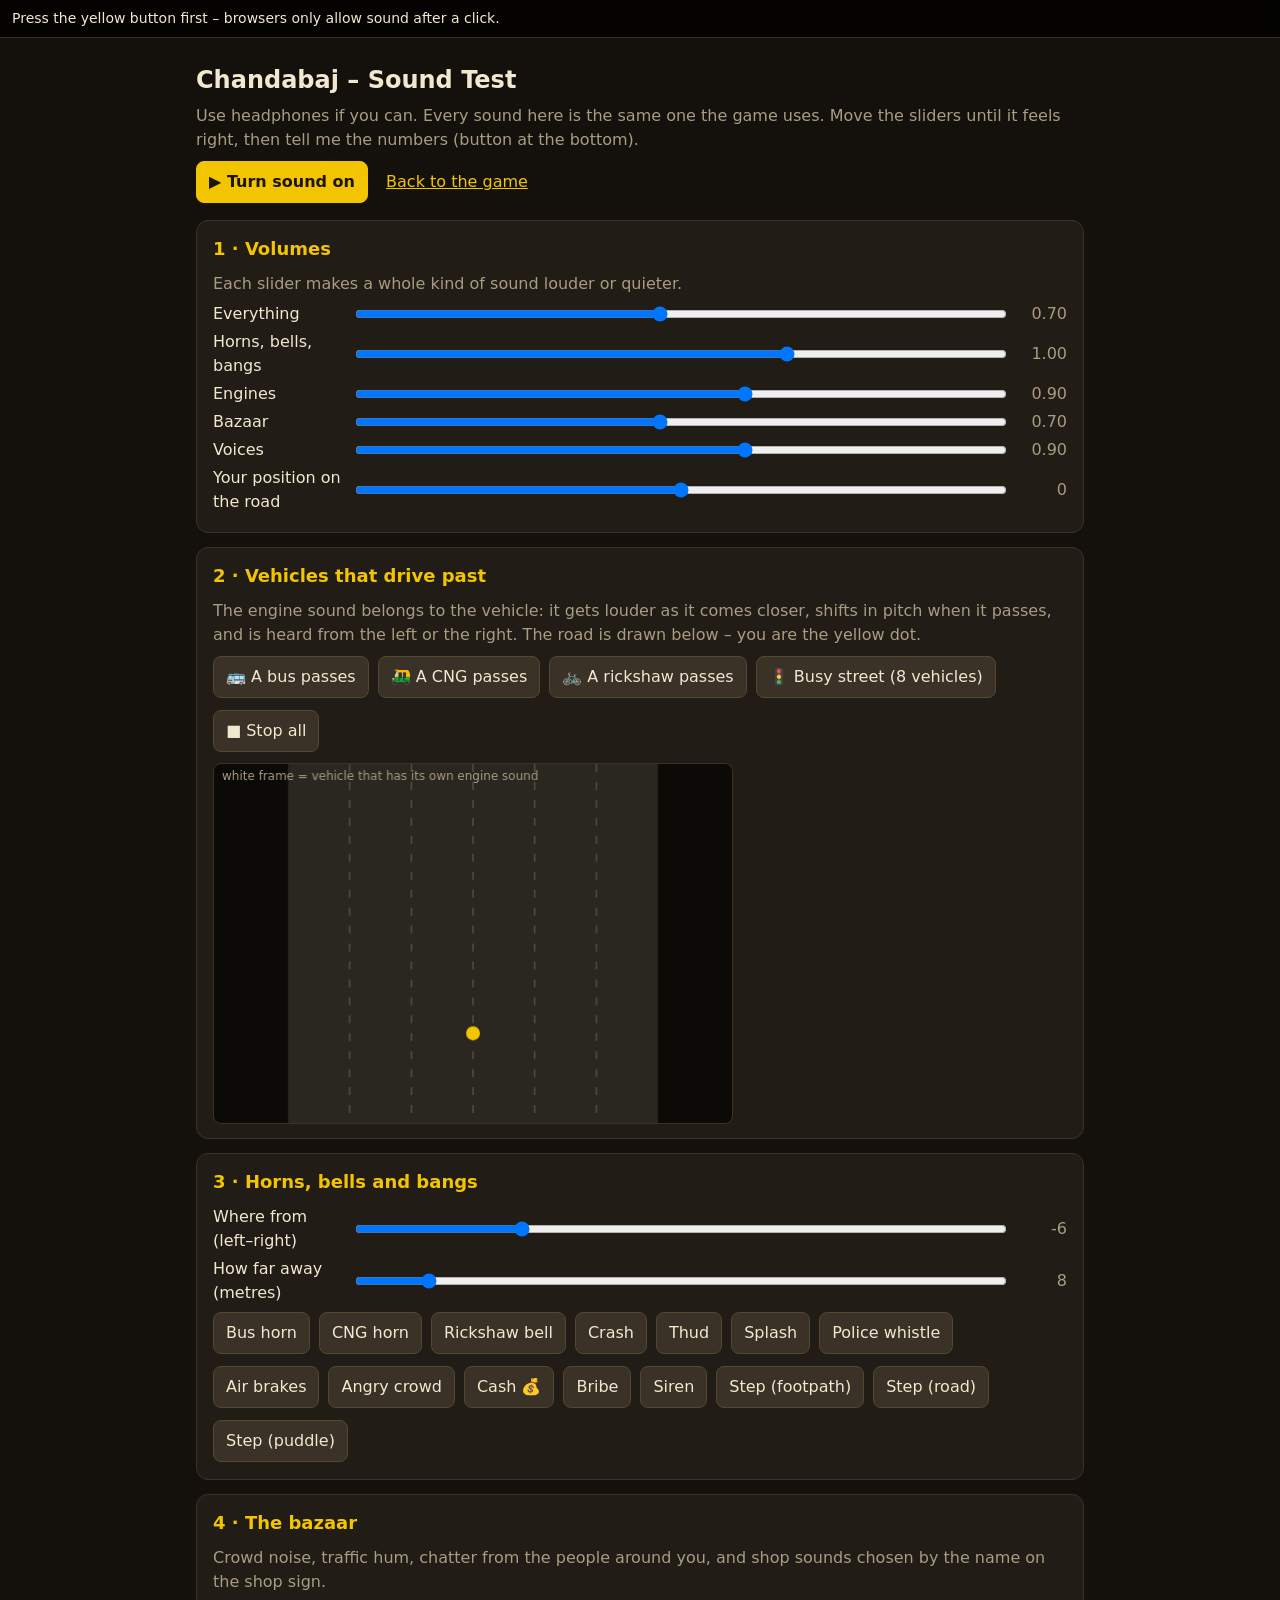
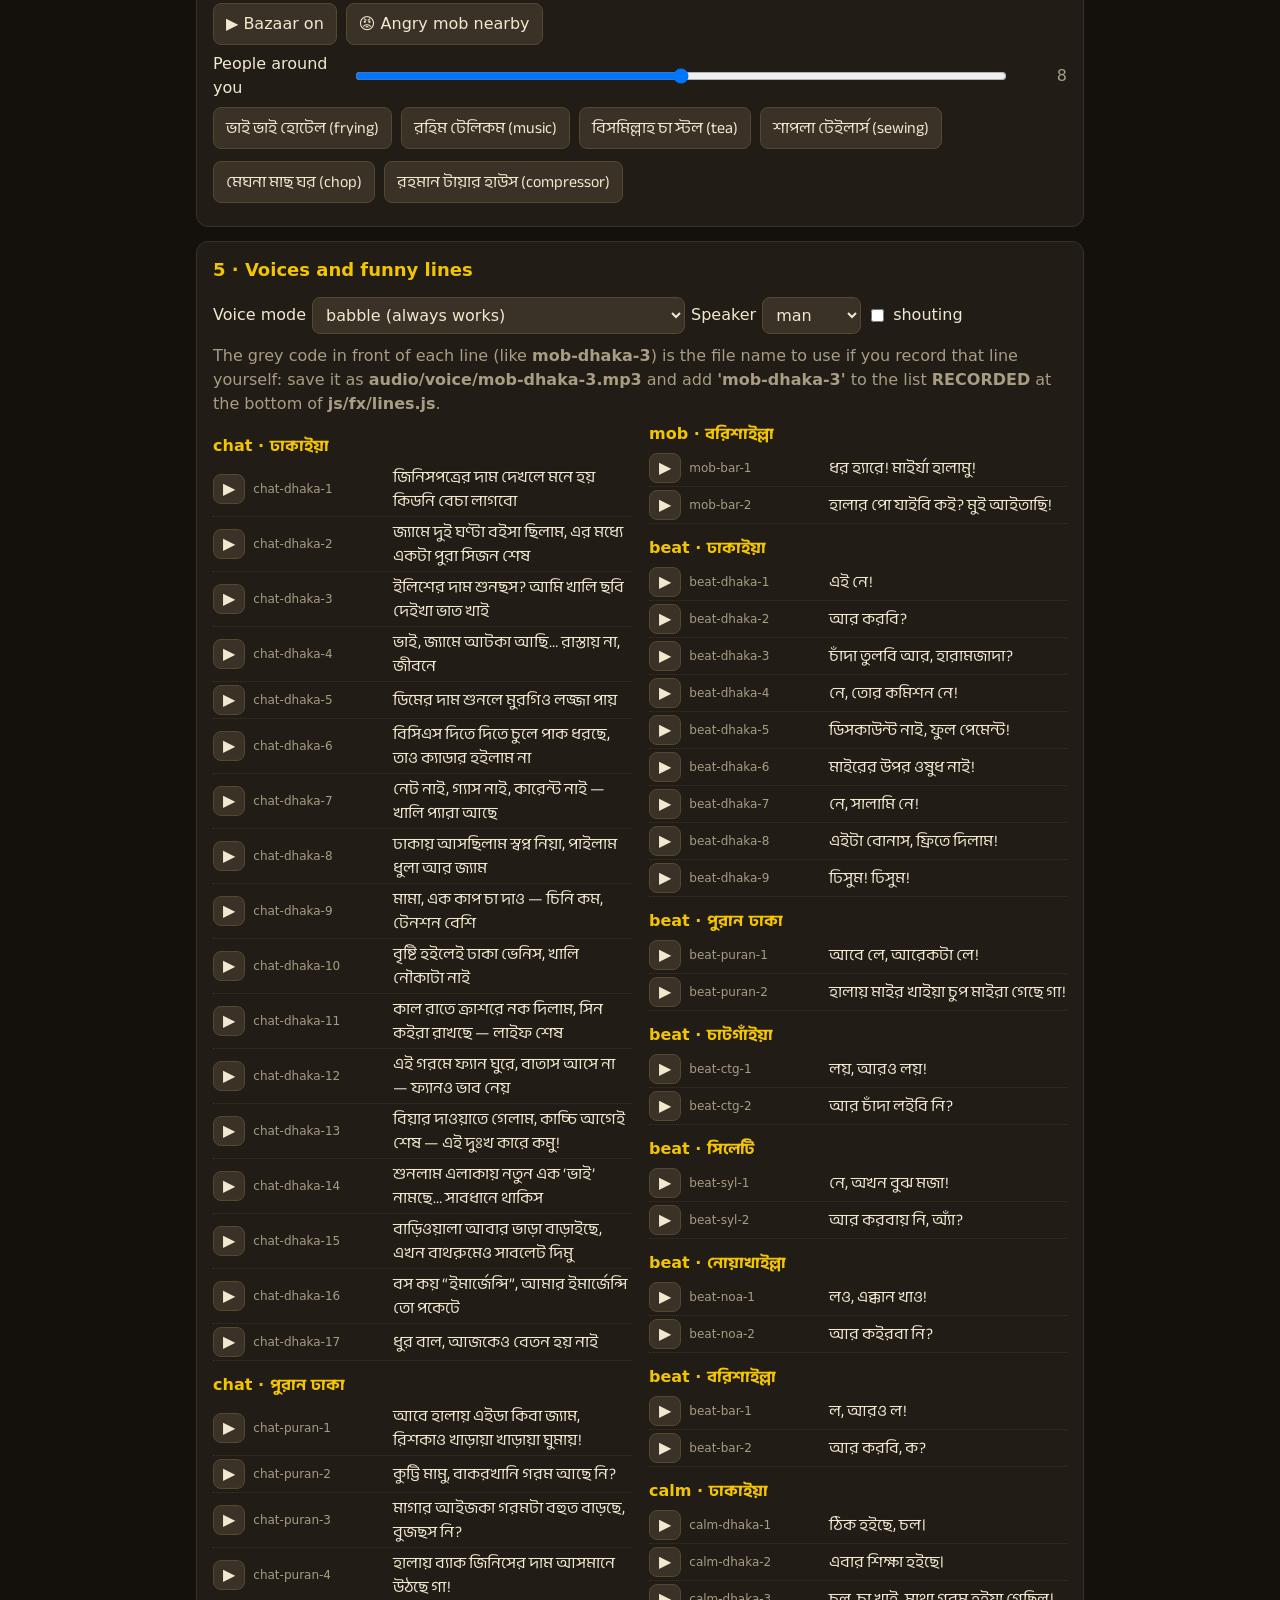
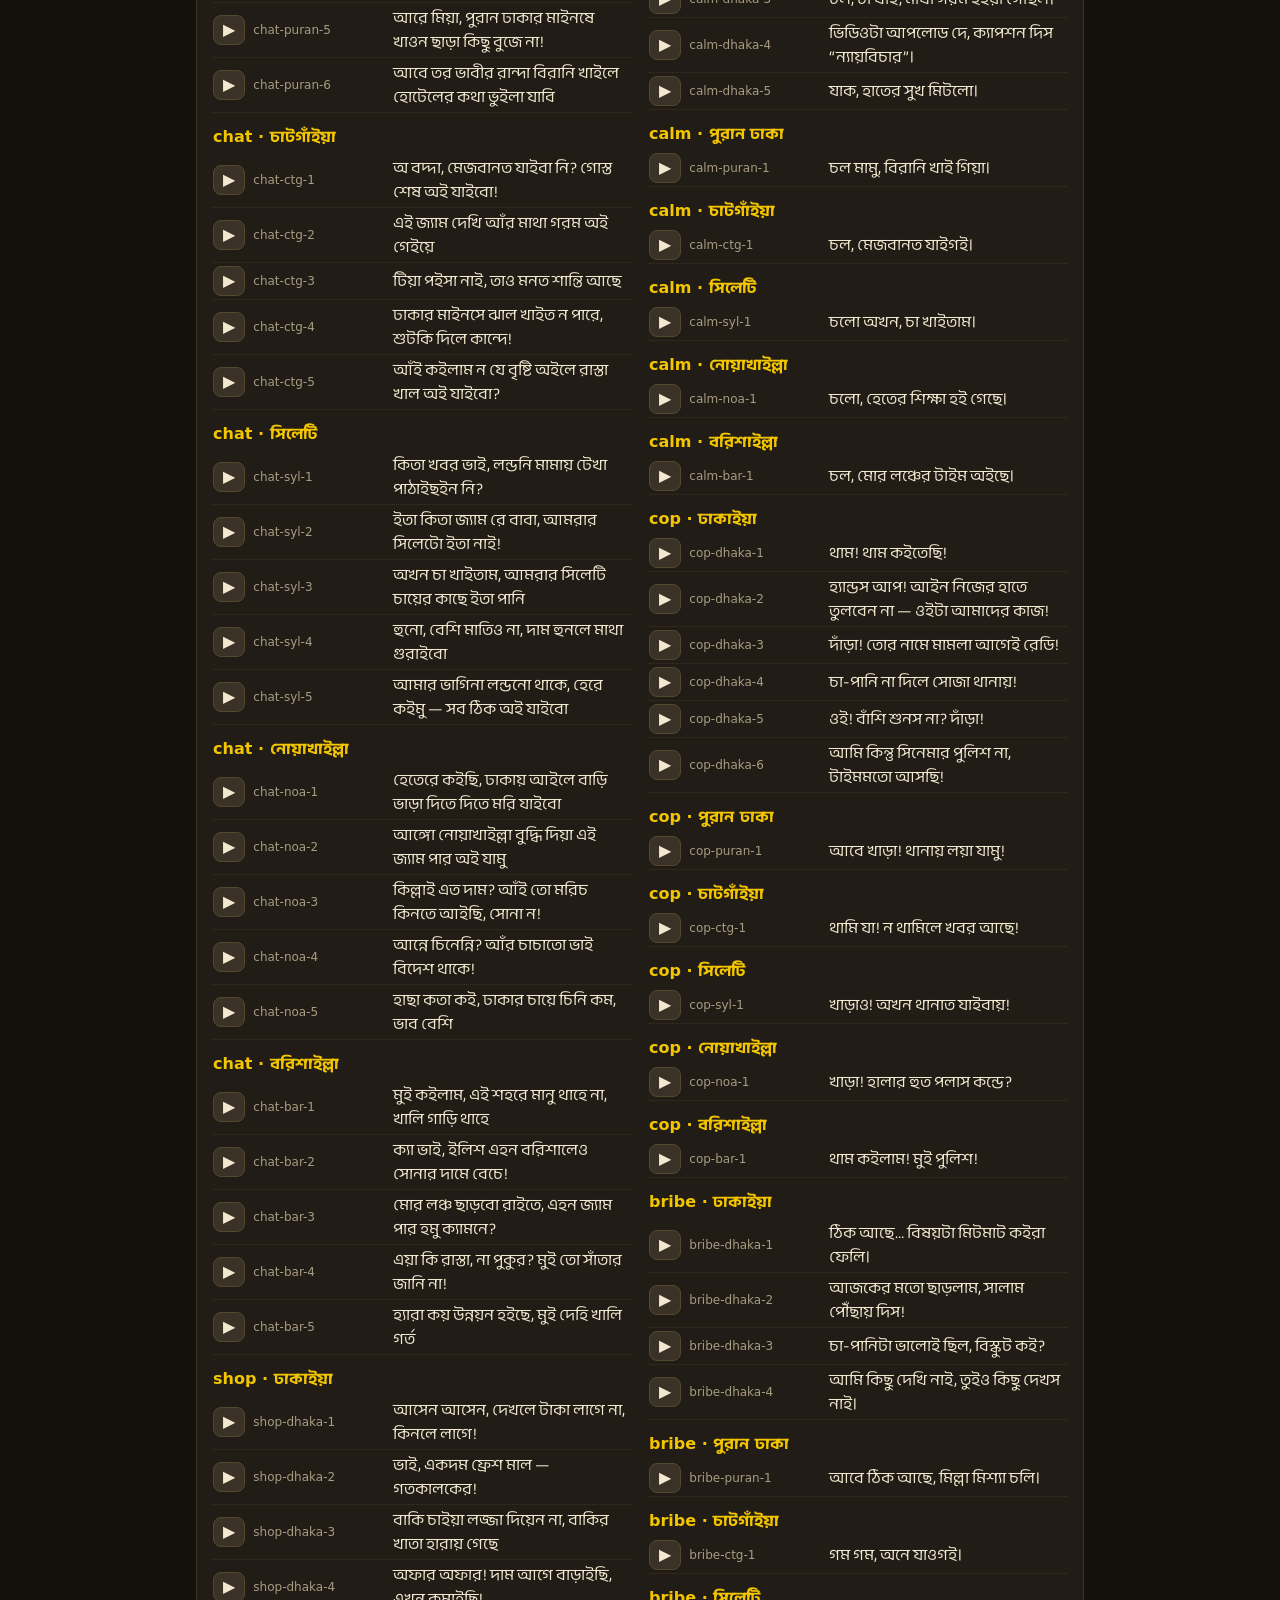
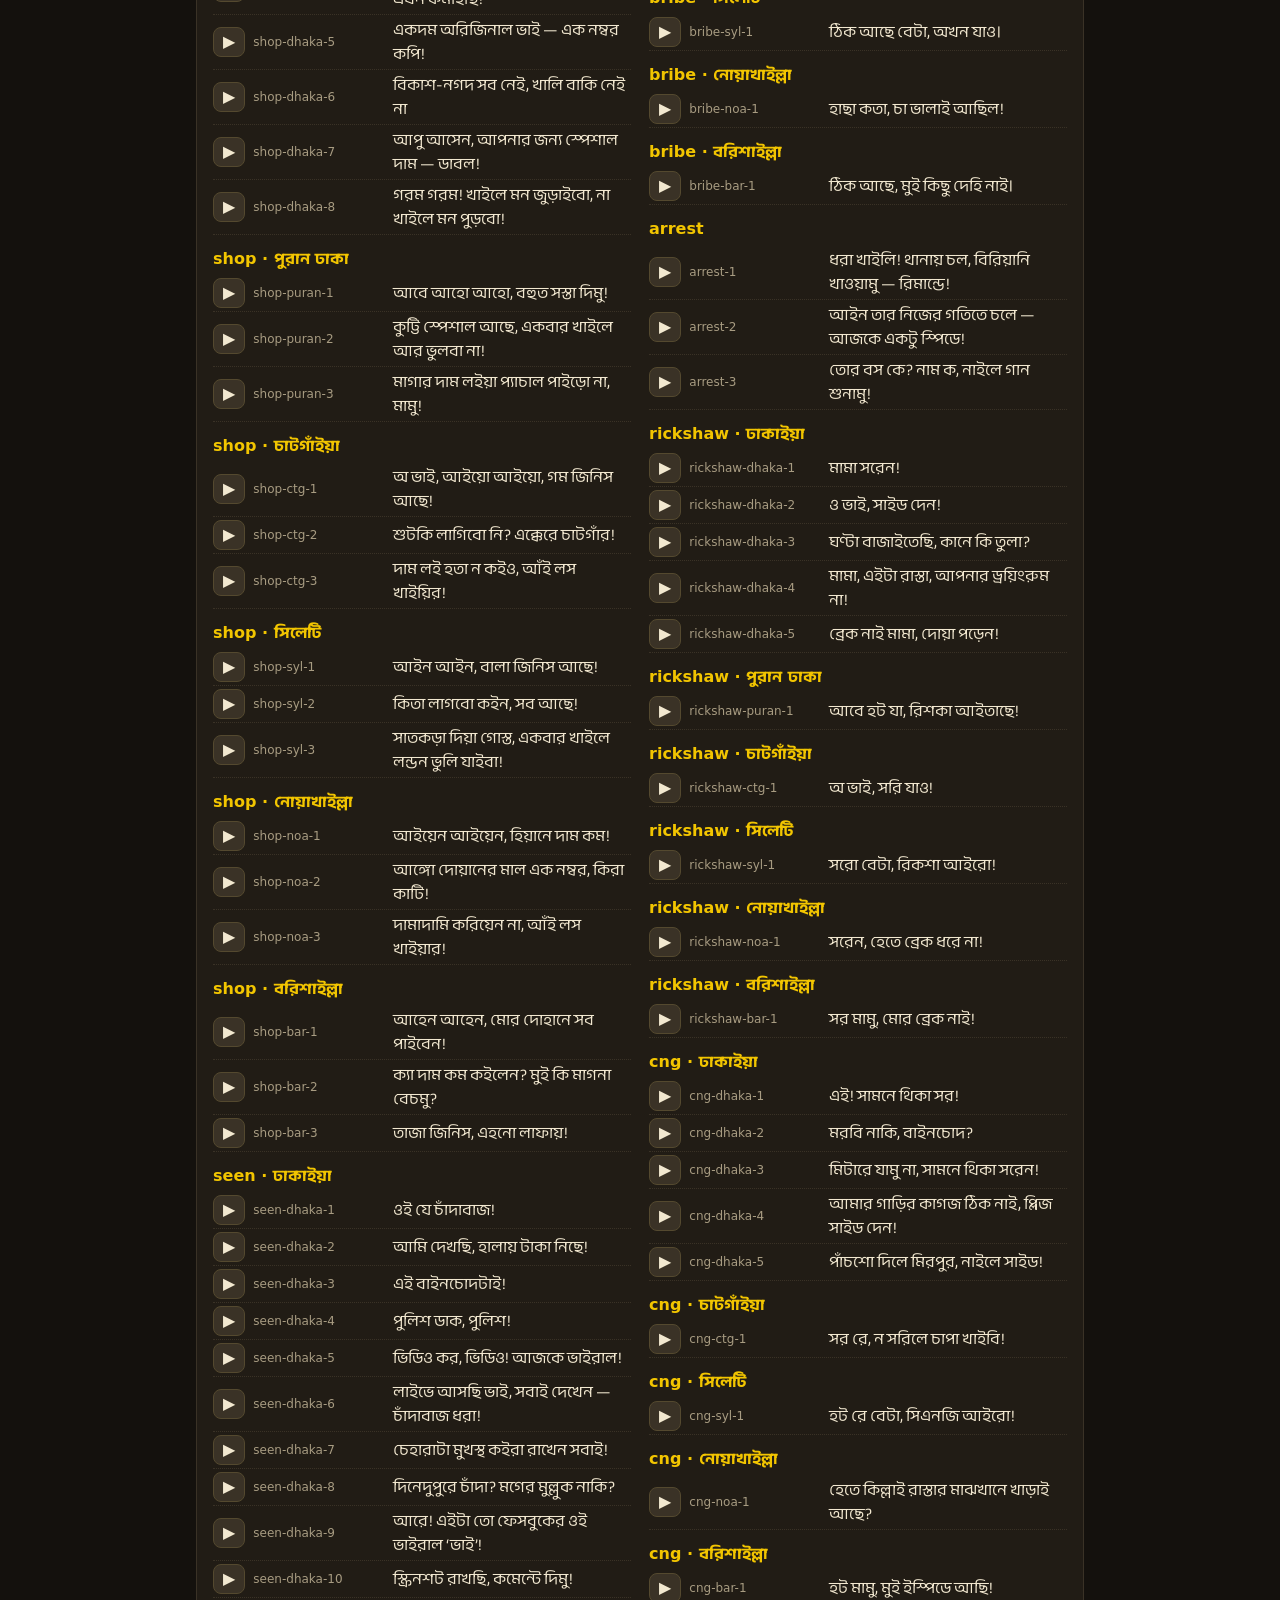
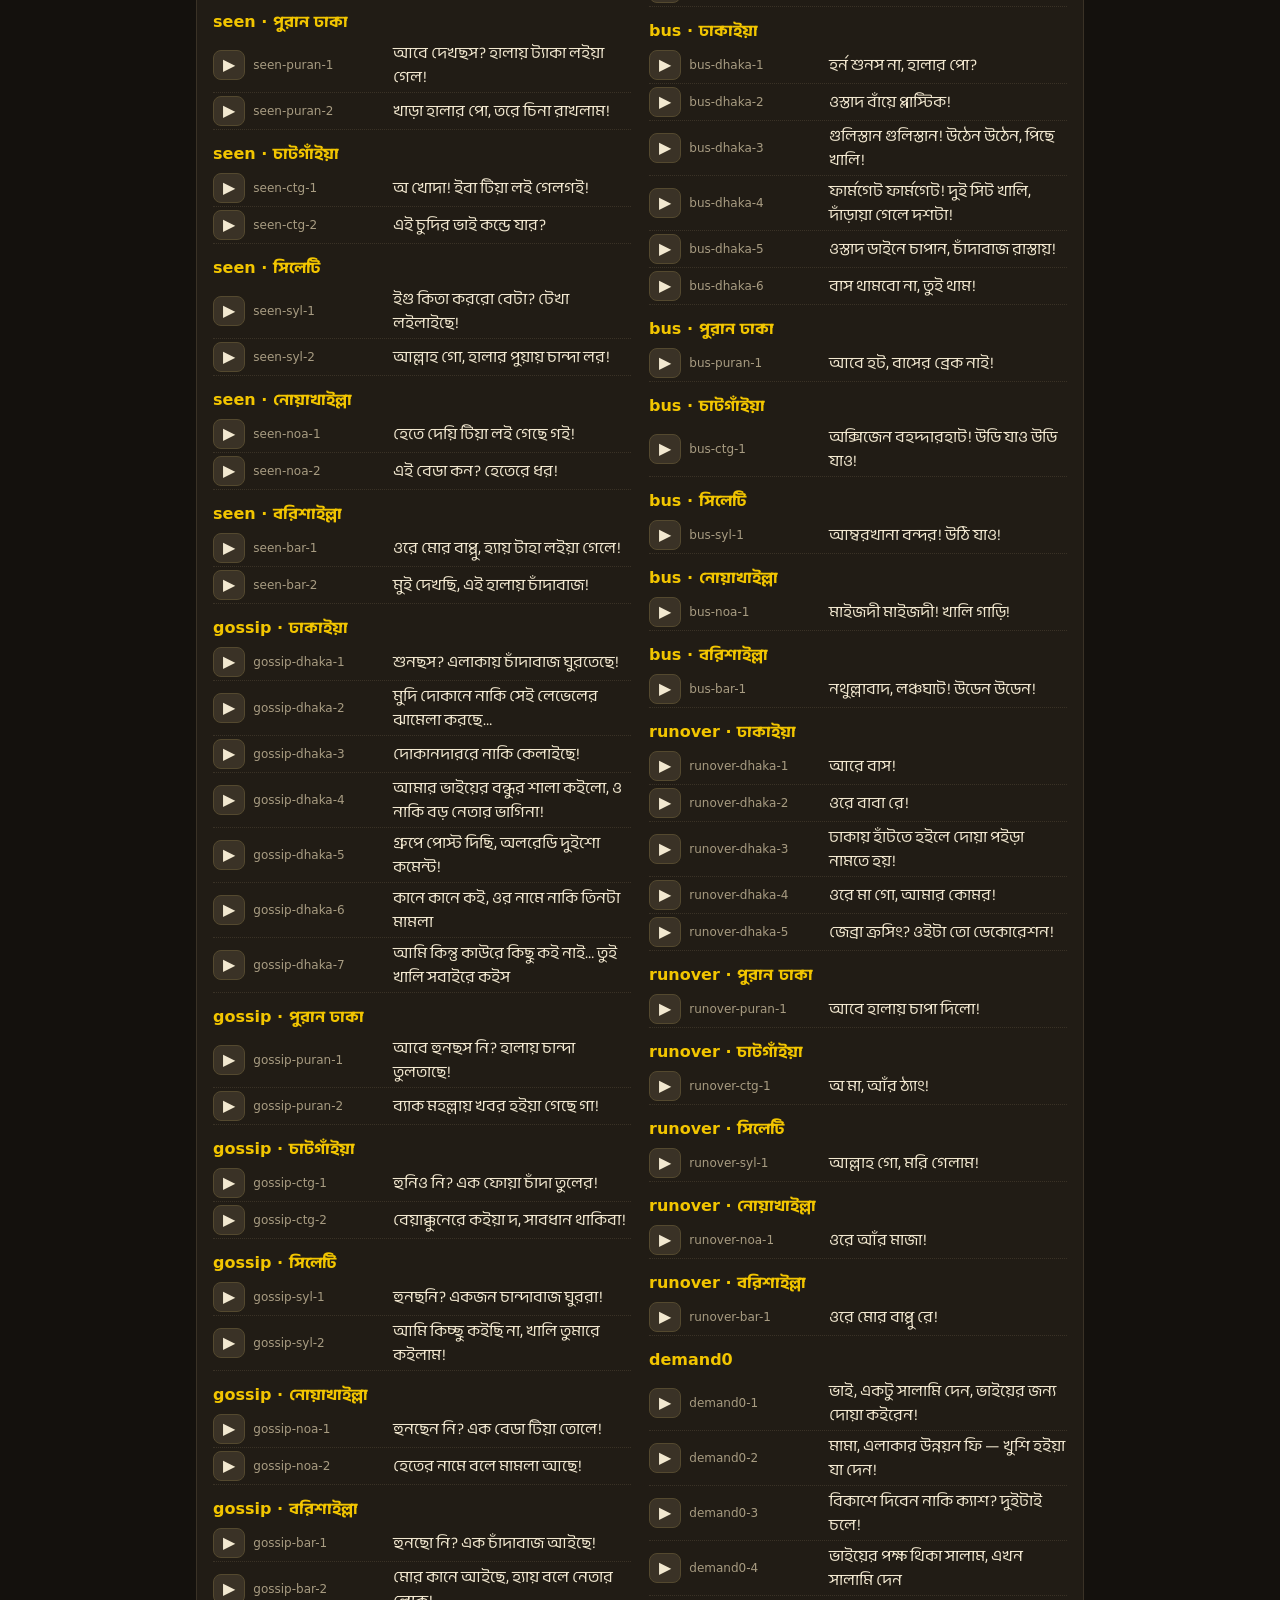
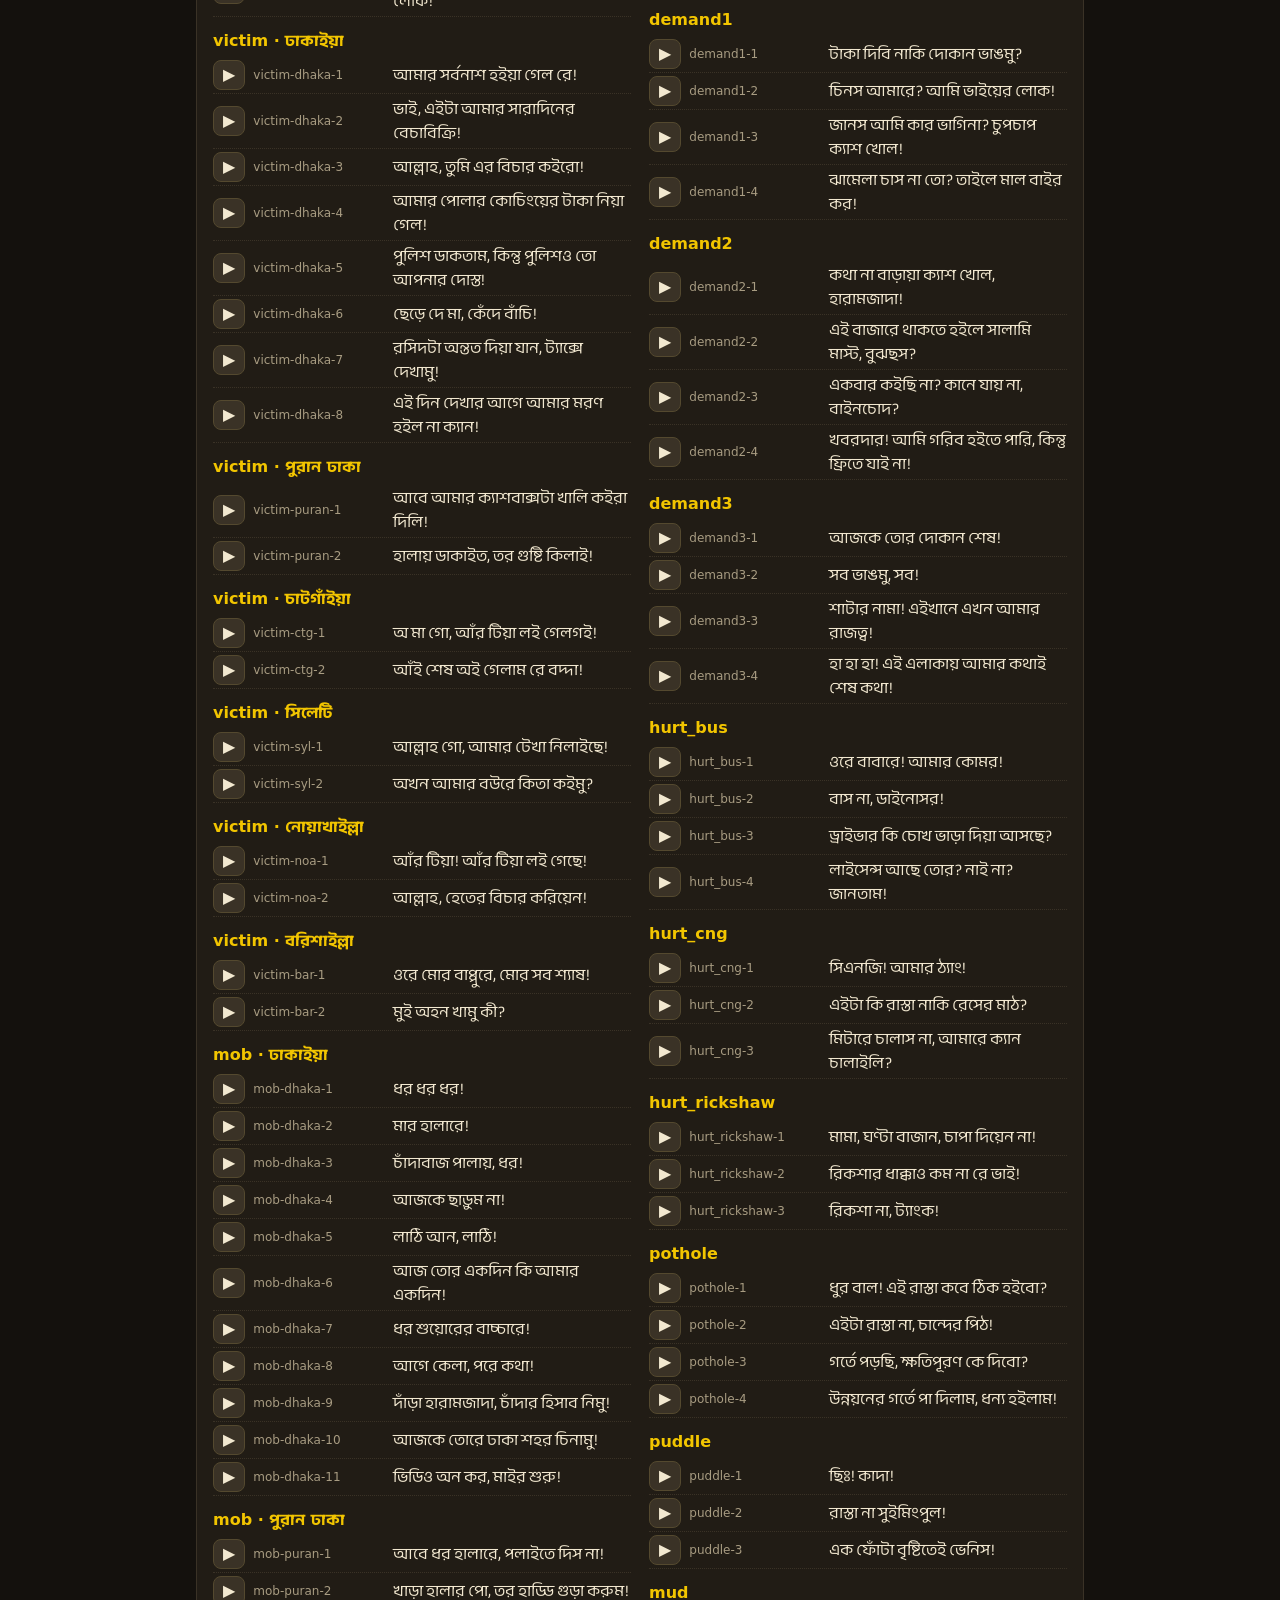
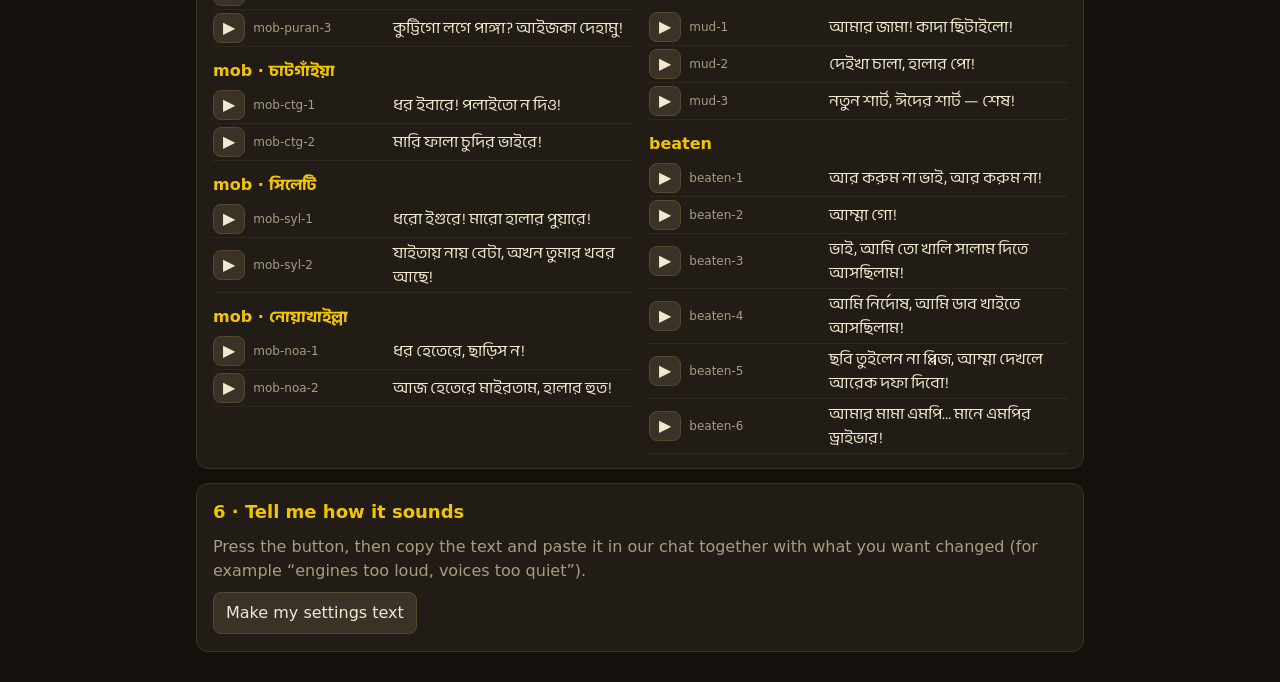
<file: sound-test.html>
<!doctype html>
<html lang="en">
<head>
<meta charset="utf-8">
<meta name="viewport" content="width=device-width, initial-scale=1">
<title>Chandabaj – Sound Test</title>
<link href="https://fonts.googleapis.com/css2?family=Anek+Bangla:wght@500;800&display=swap" rel="stylesheet">
<style>
  :root { --bg:#14110d; --card:#211c15; --ink:#f2e8d0; --dim:#a89c82; --acc:#f2c500; --line:#3a3226; --ok:#7fd18b; }
  * { box-sizing: border-box; }
  body { margin:0; background:var(--bg); color:var(--ink); font:16px/1.5 system-ui, "Anek Bangla", sans-serif; }
  main { max-width: 920px; margin: 0 auto; padding: 16px; }
  h1 { font-size: 24px; margin: 8px 0 2px; }
  h2 { font-size: 18px; margin: 0 0 10px; color: var(--acc); }
  p { margin: 6px 0; color: var(--dim); }
  .bn { font-family: "Anek Bangla", system-ui, sans-serif; }
  section { background: var(--card); border: 1px solid var(--line); border-radius: 12px; padding: 14px 16px; margin: 14px 0; }
  button { background: #3a3226; color: var(--ink); border: 1px solid #54492f; border-radius: 8px; padding: 8px 12px; margin: 3px 3px 3px 0; font: inherit; cursor: pointer; }
  button:hover { background: #4b4030; }
  button.go { background: var(--acc); color: #1b1608; border-color: var(--acc); font-weight: 700; }
  button.on { background: var(--ok); color: #0c2012; border-color: var(--ok); }
  label { display: grid; grid-template-columns: 130px 1fr 52px; gap: 10px; align-items: center; margin: 4px 0; }
  label span.v { text-align: right; color: var(--dim); font-variant-numeric: tabular-nums; }
  input[type=range] { width: 100%; }
  select { background:#3a3226; color:var(--ink); border:1px solid #54492f; border-radius:8px; padding:7px 9px; font:inherit; }
  canvas { width: 100%; max-width: 520px; height: auto; background:#0c0a07; border:1px solid var(--line); border-radius: 8px; display:block; margin-top: 8px; }
  pre { background:#0c0a07; border:1px solid var(--line); border-radius:8px; padding:10px; overflow:auto; color:var(--ok); }
  .lines { columns: 2 340px; column-gap: 18px; }
  .line { display:flex; gap:8px; align-items:center; break-inside: avoid; padding: 3px 0; border-bottom: 1px dotted var(--line); }
  .line button { padding: 2px 9px; margin: 0; flex: none; }
  .line .k { color: var(--dim); font-size: 12px; flex:none; width: 132px; white-space: nowrap; }
  .line .t { font-family: "Anek Bangla", system-ui, sans-serif; }
  .pool { font-weight: 700; margin: 12px 0 4px; color: var(--acc); break-after: avoid; }
  #status { position: sticky; top: 0; background: #000c; padding: 8px 12px; border-bottom: 1px solid var(--line); z-index: 5; backdrop-filter: blur(6px); font-size: 14px; }
  .row { display:flex; flex-wrap:wrap; gap:6px; align-items:center; }
</style>
</head>
<body>
<div id="status">Press the yellow button first – browsers only allow sound after a click.</div>
<main>
  <h1>Chandabaj – Sound Test</h1>
  <p>Use headphones if you can. Every sound here is the same one the game uses. Move the sliders until it feels right, then tell me the numbers (button at the bottom).</p>
  <button class="go" id="start">▶ Turn sound on</button>
  <a href="index.html" style="color:var(--acc);margin-left:10px">Back to the game</a>

  <section>
    <h2>1 · Volumes</h2>
    <p>Each slider makes a whole kind of sound louder or quieter.</p>
    <div id="vols"></div>
    <label><span>Your position on the road</span><input type="range" id="lx" min="-11" max="11" step="0.5" value="0"><span class="v" id="lxv">0</span></label>
  </section>

  <section>
    <h2>2 · Vehicles that drive past</h2>
    <p>The engine sound belongs to the vehicle: it gets louder as it comes closer, shifts in pitch when it passes, and is heard from the left or the right. The road is drawn below – you are the yellow dot.</p>
    <div class="row">
      <button data-pass="bus">🚌 A bus passes</button>
      <button data-pass="cng">🛺 A CNG passes</button>
      <button data-pass="rickshaw">🚲 A rickshaw passes</button>
      <button data-pass="jam">🚦 Busy street (8 vehicles)</button>
      <button id="clearcars">■ Stop all</button>
    </div>
    <canvas id="map" width="520" height="360"></canvas>
  </section>

  <section>
    <h2>3 · Horns, bells and bangs</h2>
    <label><span>Where from (left–right)</span><input type="range" id="ex" min="-12" max="12" step="0.5" value="-6"><span class="v" id="exv">-6</span></label>
    <label><span>How far away (metres)</span><input type="range" id="ed" min="2" max="60" step="1" value="8"><span class="v" id="edv">8</span></label>
    <div class="row" id="fx"></div>
  </section>

  <section>
    <h2>4 · The bazaar</h2>
    <p>Crowd noise, traffic hum, chatter from the people around you, and shop sounds chosen by the name on the shop sign.</p>
    <div class="row">
      <button id="bazaar">▶ Bazaar on</button>
      <button id="mobBtn">😡 Angry mob nearby</button>
    </div>
    <label><span>People around you</span><input type="range" id="ppl" min="0" max="16" step="1" value="8"><span class="v" id="pplv">8</span></label>
    <div class="row" id="shopbtns"></div>
    <p id="ambinfo"></p>
  </section>

  <section>
    <h2>5 · Voices and funny lines</h2>
    <div class="row">
      <label style="grid-template-columns:auto auto;gap:6px"><span>Voice mode</span>
        <select id="mode"><option value="1">babble (always works)</option><option value="2">real Bengali speech (if your device has it)</option><option value="0">off</option></select></label>
      <label style="grid-template-columns:auto auto;gap:6px"><span>Speaker</span>
        <select id="who"><option>man</option><option>woman</option><option>elder</option><option>cop</option><option>driver</option><option>player</option></select></label>
      <label style="grid-template-columns:auto auto;gap:6px"><input type="checkbox" id="angry"><span>shouting</span></label>
    </div>
    <p id="ttsinfo"></p>
    <p>The grey code in front of each line (like <b>mob-dhaka-3</b>) is the file name to use if you record that line yourself: save it as <b>audio/voice/mob-dhaka-3.mp3</b> and add <b>'mob-dhaka-3'</b> to the list <b>RECORDED</b> at the bottom of <b>js/fx/lines.js</b>.</p>
    <div id="lines" class="lines"></div>
  </section>

  <section>
    <h2>6 · Tell me how it sounds</h2>
    <p>Press the button, then copy the text and paste it in our chat together with what you want changed (for example “engines too loud, voices too quiet”).</p>
    <button id="report">Make my settings text</button>
    <pre id="out" hidden></pre>
  </section>
</main>

<script type="module">
import * as A from './js/fx/audio.js';
import * as E from './js/fx/engines.js';
import * as Am from './js/fx/ambience.js';
import * as Vo from './js/fx/voice.js';
import { allLines, DIALECT_NAMES } from './js/fx/lines.js';
import { GEO } from './js/config.js';

const $ = (s) => document.querySelector(s);
const status = (t) => { $('#status').textContent = t; };
let started = false;

// ---- turn on ----
$('#start').onclick = async () => {
  A.initAudio(); const c = A.audioContext();
  if (!c) { status('Your browser could not start sound.'); return; }
  await c.resume(); Vo.initVoice(); started = true;
  $('#start').textContent = '✔ Sound is on'; $('#start').classList.add('on');
  status('Sound is on. Try the buttons below.');
  const v = Vo.bengaliVoice();
  $('#ttsinfo').textContent = v ? `Your device has a Bengali voice: ${v.name} (${v.lang}). Choose “real Bengali speech” to hear it.` : 'Your device has no Bengali voice, so lines are “babble” (a made-up voice with the rhythm of the sentence) unless you add recordings.';
  if (v) { $('#mode').value = '2'; Vo.setVoiceMode(2); }
};
const need = () => { if (!started) { status('Press the yellow “Turn sound on” button first.'); return false; } return true; };

// ---- volumes ----
const volBox = $('#vols');
for (const [name, label] of [['master', 'Everything'], ['sfx', 'Horns, bells, bangs'], ['engines', 'Engines'], ['ambience', 'Bazaar'], ['voice', 'Voices']]) {
  const row = document.createElement('label');
  row.innerHTML = `<span>${label}</span><input type="range" min="0" max="1.5" step="0.05" value="${A.VOLUME[name]}"><span class="v">${A.VOLUME[name].toFixed(2)}</span>`;
  const inp = row.querySelector('input'), val = row.querySelector('.v');
  inp.oninput = () => { val.textContent = (+inp.value).toFixed(2); A.setBusVolume(name, +inp.value); };
  volBox.appendChild(row);
}
$('#lx').oninput = (e) => { $('#lxv').textContent = e.target.value; };
$('#ex').oninput = (e) => { $('#exv').textContent = e.target.value; };
$('#ed').oninput = (e) => { $('#edv').textContent = e.target.value; };
$('#ppl').oninput = (e) => { $('#pplv').textContent = e.target.value; setPeople(+e.target.value); };

// ---- effects ----
const EFFECTS = [
  ['Bus horn', (x, z) => A.hornSound('bus', 1, x, z)], ['CNG horn', (x, z) => A.hornSound('cng', 1, x, z)], ['Rickshaw bell', (x, z) => A.bellSound(1, x, z)],
  ['Crash', (x, z) => A.crashSound(1, x, z)], ['Thud', (x, z) => A.thudSound(1, x, z)], ['Splash', (x, z) => A.splashSound(1, x, z)],
  ['Police whistle', (x, z) => A.whistleSound(1, x, z)], ['Air brakes', (x, z) => A.hissSound(1, x, z)], ['Angry crowd', (x, z) => A.crowdSound(1, x, z)],
  ['Cash 💰', () => A.cashSound()], ['Bribe', () => A.bribeSound()], ['Siren', () => A.sirenSound()],
  ['Step (footpath)', () => A.stepSound('foot')], ['Step (road)', () => A.stepSound('road')], ['Step (puddle)', () => A.stepSound('puddle')],
];
for (const [name, fn] of EFFECTS) {
  const b = document.createElement('button'); b.textContent = name;
  b.onclick = () => { if (!need()) return; fn(+$('#ex').value + +$('#lx').value, -(+$('#ed').value)); };
  $('#fx').appendChild(b);
}

// ---- vehicles ----
const cars = [];
const LANE = GEO.lanes;                       // left half drives away (-Z), right half comes at you (+Z)
const SPEED = { bus: [5, 7], cng: [4.6, 6.4], rickshaw: [2.4, 3.4] };
const HL = { bus: 4.2, cng: 1.35, rickshaw: 1.3 };
const rnd = (a, b) => a + Math.random() * (b - a);
function addCar(type, laneIdx, z) {
  const dir = laneIdx < 3 ? -1 : 1;
  cars.push({ type, x: LANE[laneIdx], z: z ?? (dir > 0 ? -70 : 25), dir, v: rnd(...SPEED[type]), hl: HL[type], hw: 1, drive: true });
}
document.querySelectorAll('[data-pass]').forEach(b => b.onclick = () => {
  if (!need()) return; const t = b.dataset.pass;
  if (t === 'jam') {
    const types = ['bus', 'cng', 'rickshaw', 'cng', 'bus', 'rickshaw', 'cng', 'bus'];
    types.forEach((ty, i) => addCar(ty, i % 6, i % 6 < 3 ? -(5 + i * 8) : (-60 + i * 6)));
  } else if (Math.random() < 0.5) addCar(t, { bus: 3, cng: 4, rickshaw: 5 }[t]);                // comes towards you (right half)
  else addCar(t, { bus: 2, cng: 1, rickshaw: 0 }[t], 20);                                       // drives away from you (left half), starting just behind you
});
$('#clearcars').onclick = () => { cars.length = 0; };

// ---- bazaar ----
const world = { vehicles: [], people: [], shops: [{ name: 'ভাই ভাই হোটেল', x: -12, z: -6, open: true }, { name: 'রহিম টেলিকম', x: 12, z: -10, open: true }, { name: 'বিসমিল্লাহ চা স্টল', x: -12, z: -16, open: true }, { name: 'শাপলা টেইলার্স', x: 12, z: -22, open: true }, { name: 'মেঘনা মাছ ঘর', x: -12, z: -28, open: true }, { name: 'রহমান টায়ার হাউস', x: 12, z: -34, open: true }], mob: false };
let bazaarOn = false;
function setPeople(n) { world.people.length = 0; for (let i = 0; i < n; i++) world.people.push({ dead: false, kind: i % 5 === 0 ? 'keeper' : 'ped', fig: { position: { x: (i % 2 ? 11 : -11) + (Math.random() - 0.5) * 1.5, z: 4 - i * 2.2 }, userData: { voice: ['man', 'woman', 'elder', 'man'][i % 4] } } }); }
setPeople(8);
$('#bazaar').onclick = (e) => { if (!need()) return; bazaarOn = !bazaarOn; e.target.textContent = bazaarOn ? '■ Bazaar off' : '▶ Bazaar on'; e.target.classList.toggle('on', bazaarOn); };
$('#mobBtn').onclick = (e) => { world.mob = !world.mob; e.target.classList.toggle('on', world.mob); if (world.mob && started) A.crowdSound(1, 0, -6); };
for (const s of world.shops) {
  const kind = Am.soundOfShop(s.name);
  const b = document.createElement('button'); b.className = 'bn'; b.textContent = `${s.name} (${kind.sound})`;
  b.onclick = () => { if (!need()) return; A.placed(s.x, s.z, kind.vol, () => Am.playShopSound(kind.sound), 4); };
  $('#shopbtns').appendChild(b);
}

// ---- voices ----
$('#mode').onchange = (e) => { Vo.setVoiceMode(+e.target.value); };
let lastGroup = '';
for (const { key, text, pool, dialect } of allLines()) {
  const group = pool + (dialect ? ' · ' + (DIALECT_NAMES[dialect] || dialect) : '');
  if (group !== lastGroup) { const h = document.createElement('div'); h.className = 'pool'; h.textContent = group; $('#lines').appendChild(h); lastGroup = group; }
  const d = document.createElement('div'); d.className = 'line';
  d.innerHTML = `<button>▶</button><span class="k">${key}</span><span class="t"></span>`;
  d.querySelector('.t').textContent = text;
  d.querySelector('button').onclick = () => {
    if (!need()) return;
    const who = $('#who').value, target = { position: { x: +$('#lx').value + 2.5, z: -6 }, userData: { voice: who } };
    Vo.setPlayerRef(who === 'player' ? target : null);
    const ok = Vo.speak(text, target, $('#angry').checked ? 'angry' : 'say', true);
    const info = Vo.lastVoiceInfo();
    status(ok && info ? `Spoken as: ${info.how} (${info.type})` : 'Not spoken (voices are off, or too many lines at once).');
  };
  $('#lines').appendChild(d);
}

// ---- report ----
$('#report').onclick = () => {
  const o = $('#out'); o.hidden = false;
  o.textContent = 'VOLUME = ' + JSON.stringify(Object.fromEntries(Object.entries(A.VOLUME).map(([k, v]) => [k, +(+v).toFixed(2)]))) + '\nvoice mode: ' + Vo.voiceMode() + '\nBengali voice on this device: ' + (Vo.bengaliVoice() ? Vo.bengaliVoice().name : 'none');
};

// ---- the loop: drives the vehicles and the bazaar, draws the little map ----
const cv = $('#map'), g = cv.getContext('2d');
let last = performance.now();
function frame(now) {
  const dt = Math.min(0.05, (now - last) / 1000); last = now;
  const lx = +$('#lx').value;
  A.setListener(lx, 0);
  for (const v of cars) if (v.drive) v.z += v.dir * v.v * dt;
  for (let i = cars.length - 1; i >= 0; i--) if (cars[i].z > 45 || cars[i].z < -110) cars.splice(i, 1);
  if (started) {
    E.updateEngines(cars, dt);
    if (bazaarOn) { world.vehicles = cars; Am.updateAmbience(dt, () => world); }
  }
  // map: x -14..14 across, z +25 (bottom) .. -75 (top)
  g.clearRect(0, 0, cv.width, cv.height);
  const X = (x) => (x + 14) / 28 * cv.width, Z = (z) => (z + 75) / 100 * cv.height;
  g.fillStyle = '#2a2620'; g.fillRect(X(-GEO.half), 0, X(GEO.half) - X(-GEO.half), cv.height);
  g.strokeStyle = '#6b6350'; g.setLineDash([8, 10]); for (const x of [-6.67, -3.33, 0, 3.33, 6.67]) { g.beginPath(); g.moveTo(X(x), 0); g.lineTo(X(x), cv.height); g.stroke(); } g.setLineDash([]);
  const col = { bus: '#d9472b', cng: '#2d9a5a', rickshaw: '#f2c500' };
  for (const v of cars) {
    g.fillStyle = col[v.type]; const w = 1.6 / 28 * cv.width, h = v.hl * 2 / 100 * cv.height;
    g.fillRect(X(v.x) - w / 2, Z(v.z) - h / 2, w, h);
    if (v.voiceSlot) { g.strokeStyle = '#fff'; g.strokeRect(X(v.x) - w / 2 - 2, Z(v.z) - h / 2 - 2, w + 4, h + 4); }
  }
  g.fillStyle = '#f2c500'; g.beginPath(); g.arc(X(lx), Z(0), 7, 0, 7); g.fill();
  g.fillStyle = '#a89c82'; g.font = '12px system-ui'; g.fillText('white frame = vehicle that has its own engine sound', 8, 16);
  const s = Am.ambienceStats; $('#ambinfo').textContent = bazaarOn ? `people near you: ${s.people} · shop/crow sounds so far: ${s.shopEvents} · chatter so far: ${s.murmurs}` : '';
  requestAnimationFrame(frame);
}
requestAnimationFrame(frame);
</script>
</body>
</html>
</file>
